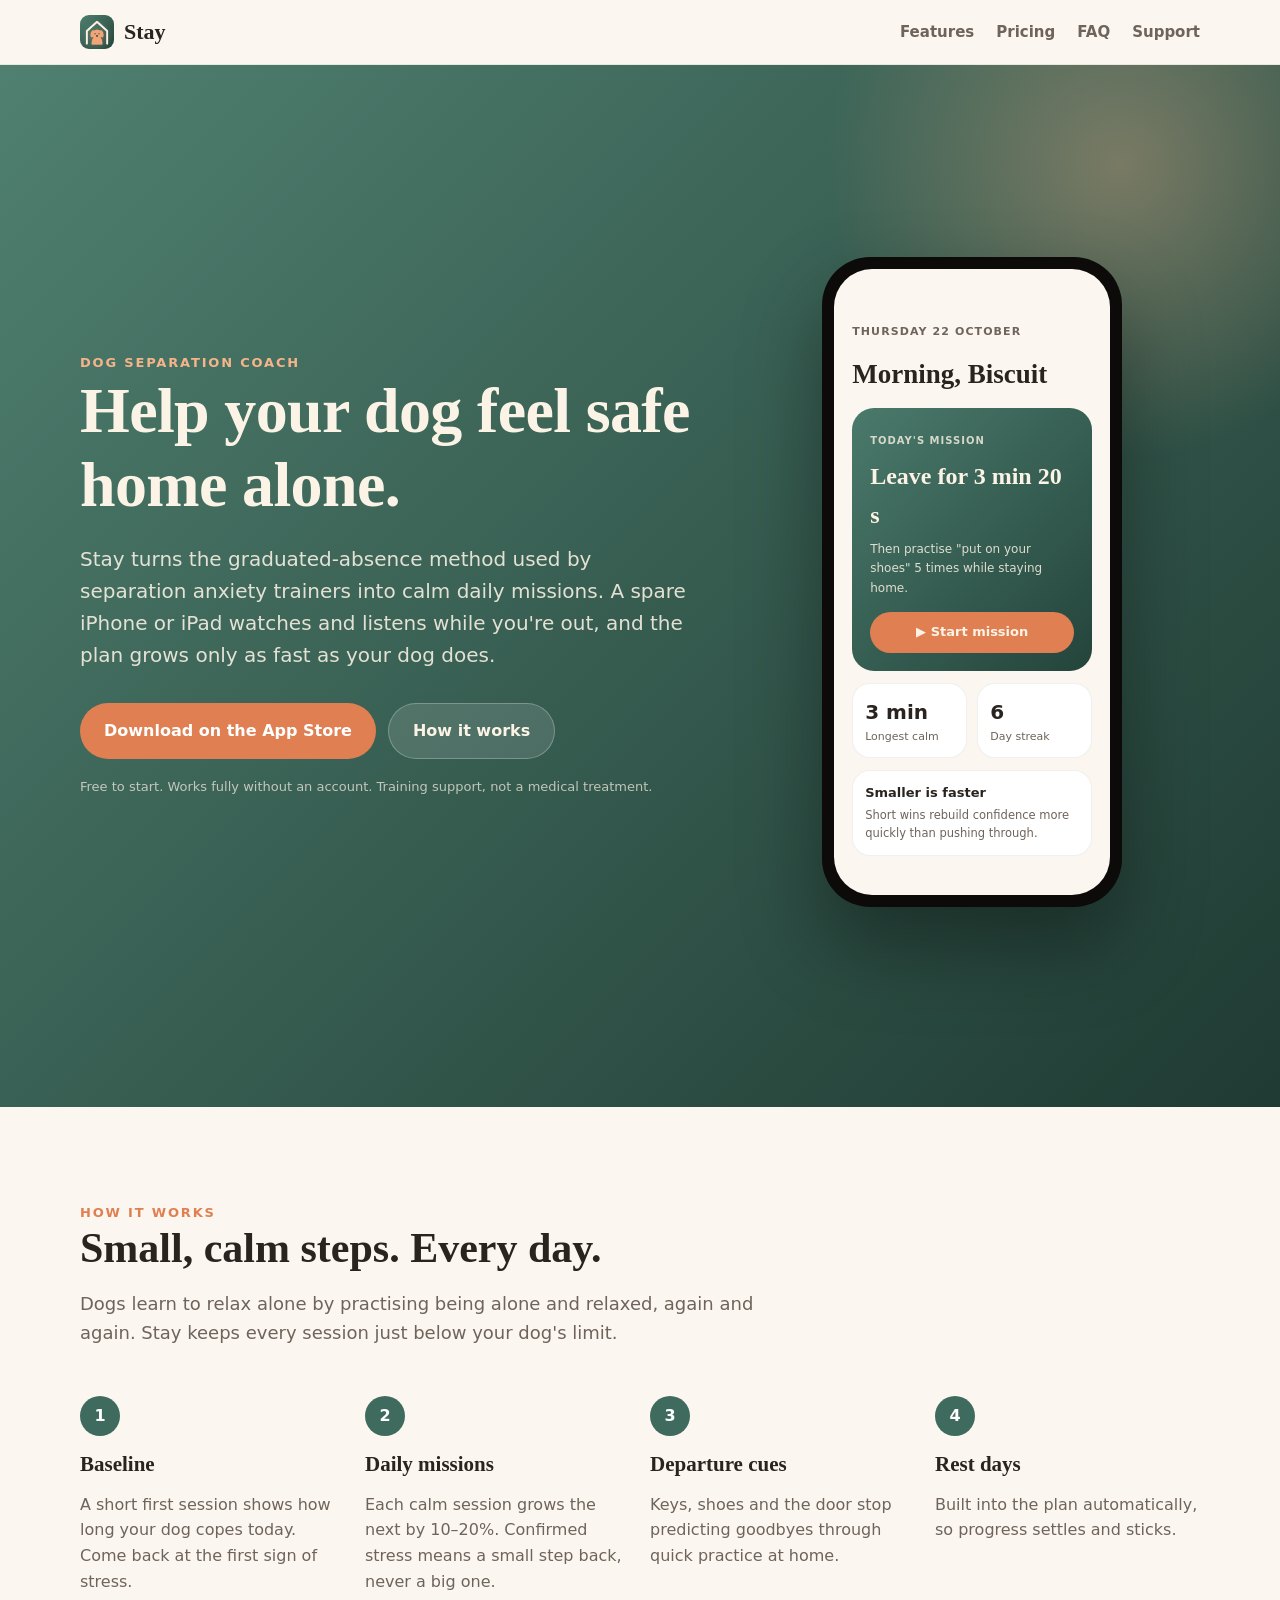
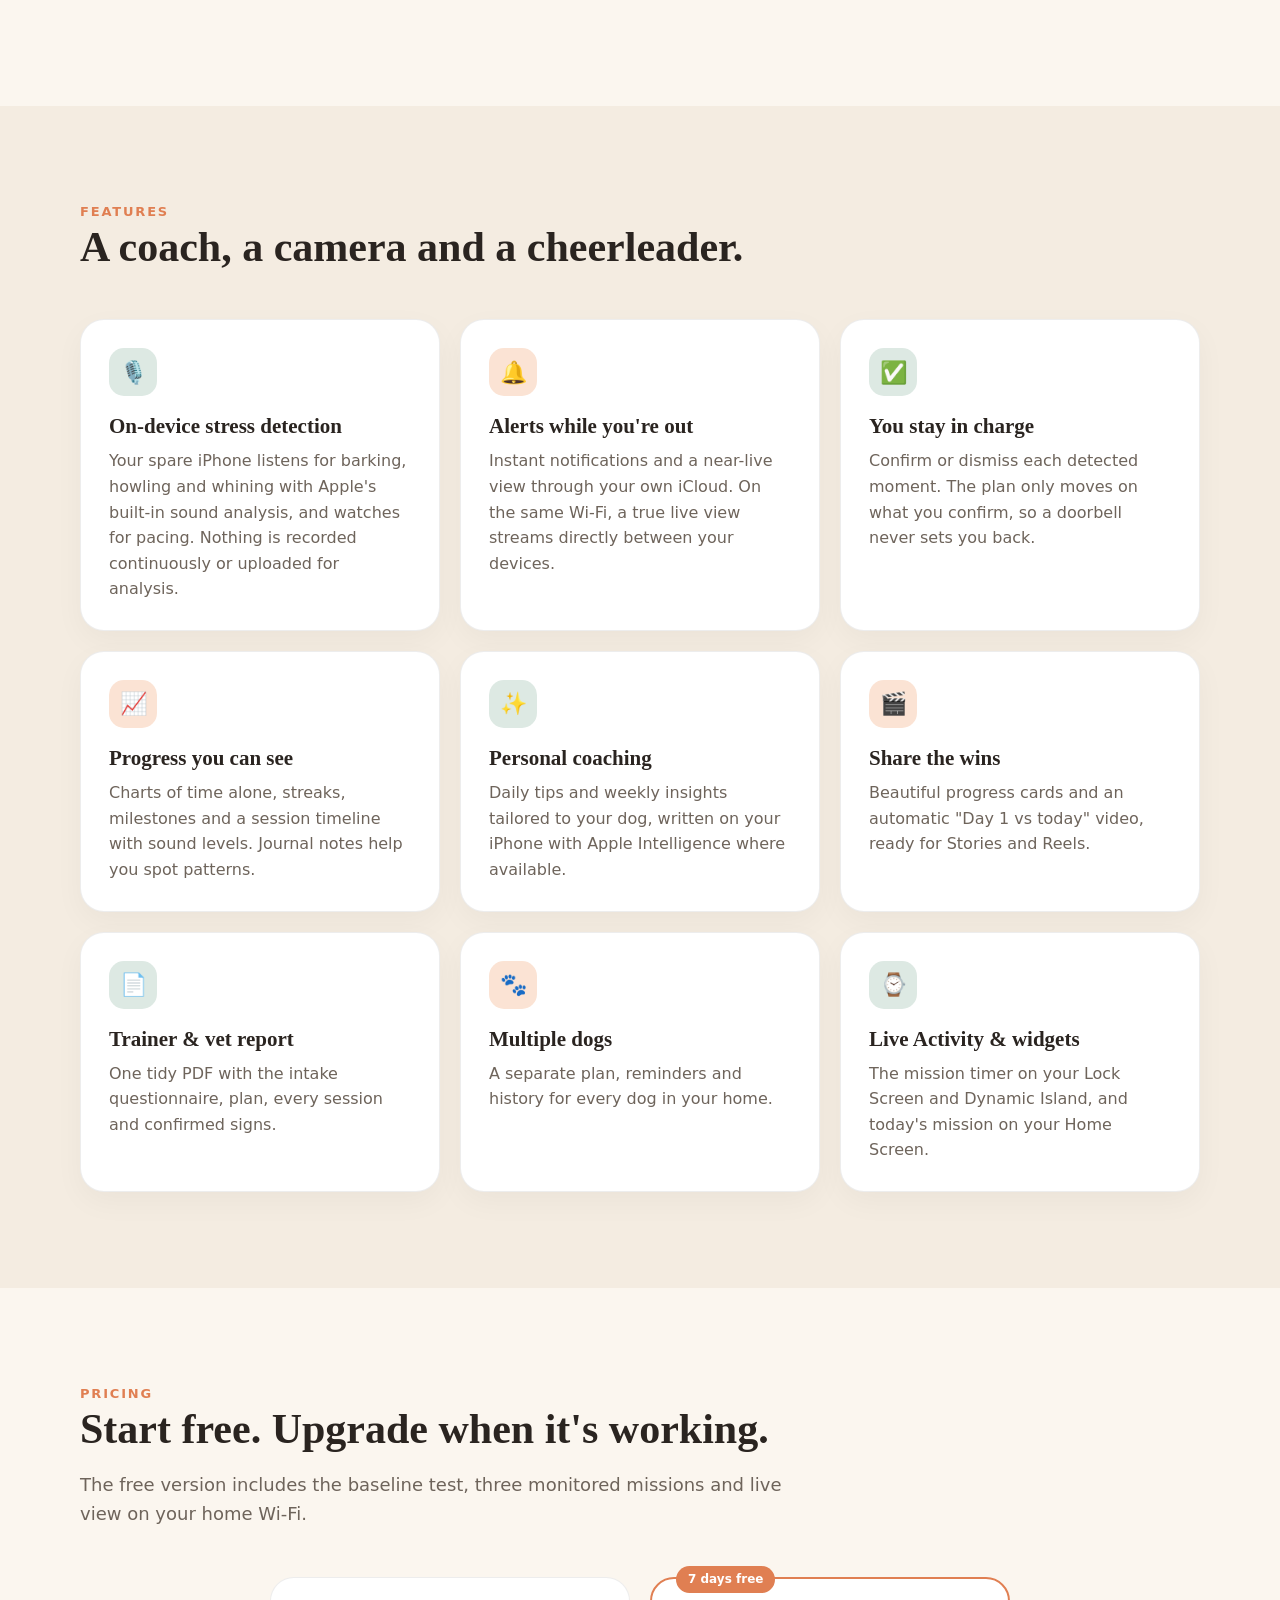
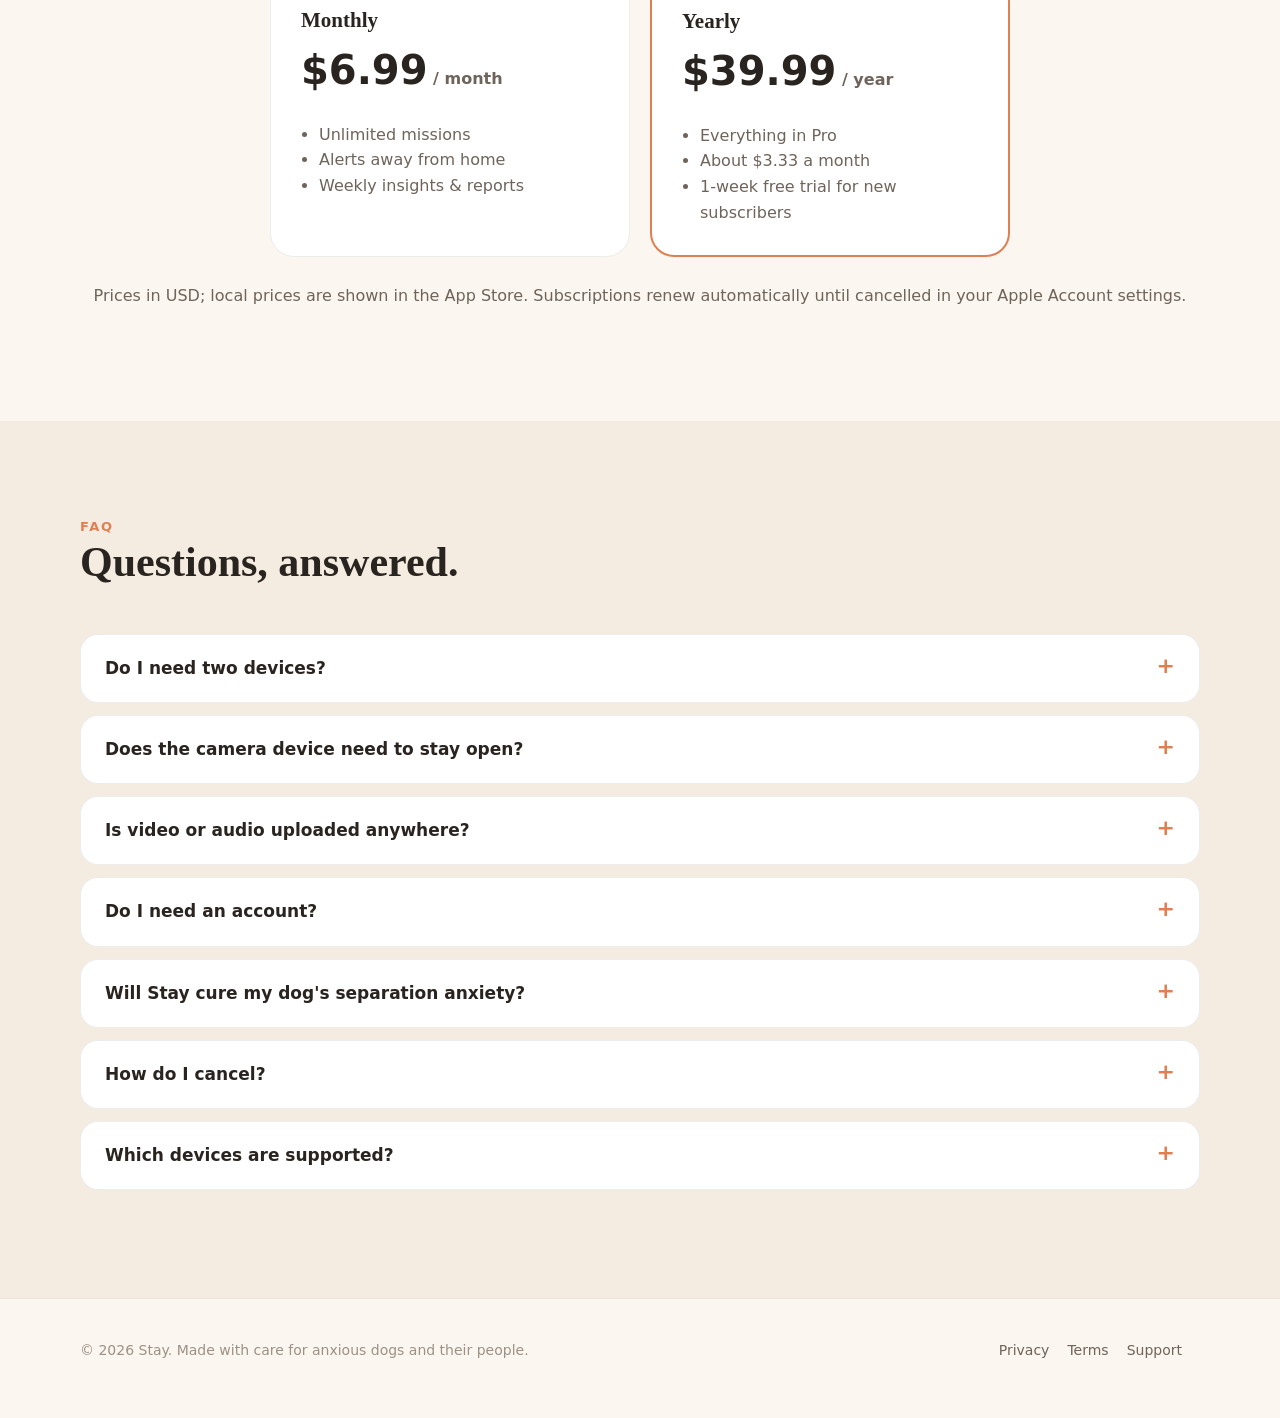
<file: website/index.html>
<!doctype html>
<html lang="en">
<head>
  <meta charset="utf-8">
  <meta name="viewport" content="width=device-width, initial-scale=1">
  <title>Stay – Dog Separation Coach</title>
  <meta name="description" content="Stay is a calm, step-by-step home-alone coach for dogs with separation anxiety. A spare iPhone becomes your dog camera; daily missions grow at your dog's pace.">
  <meta property="og:title" content="Stay – Dog Separation Coach">
  <meta property="og:description" content="Daily missions, on-device stress detection and gentle alerts to help your dog feel safe home alone.">
  <meta property="og:image" content="assets/icon-512.png">
  <link rel="icon" href="assets/favicon-64.png">
  <link rel="apple-touch-icon" href="assets/icon-512.png">
  <link rel="stylesheet" href="assets/style.css">
</head>
<body>
  <header class="nav">
    <div class="wrap">
      <a class="brand" href="index.html"><img src="assets/icon-512.png" alt="">Stay</a>
      <nav>
        <a class="hide-sm" href="#features">Features</a>
        <a class="hide-sm" href="#pricing">Pricing</a>
        <a href="#faq">FAQ</a>
        <a href="support.html">Support</a>
      </nav>
    </div>
  </header>

  <main>
    <section class="hero">
      <div class="wrap">
        <div>
          <div class="eyebrow">Dog Separation Coach</div>
          <h1>Help your dog feel safe home alone.</h1>
          <p class="lead">Stay turns the graduated-absence method used by separation anxiety trainers into calm daily missions. A spare iPhone or iPad watches and listens while you're out, and the plan grows only as fast as your dog does.</p>
          <div class="cta-row">
            <a class="btn btn-primary" href="#pricing">Download on the App Store</a>
            <a class="btn btn-ghost" href="#how">How it works</a>
          </div>
          <p class="fine">Free to start. Works fully without an account. Training support, not a medical treatment.</p>
        </div>
        <div class="phone" aria-hidden="true">
          <div class="screen">
            <div class="date">Thursday 22 October</div>
            <div class="hi">Morning, Biscuit</div>
            <div class="mission">
              <small>Today's mission</small>
              <strong>Leave for 3 min 20 s</strong>
              <p>Then practise "put on your shoes" 5 times while staying home.</p>
              <span>▶ Start mission</span>
            </div>
            <div class="tiles">
              <div class="tile"><b>3 min</b>Longest calm</div>
              <div class="tile"><b>6</b>Day streak</div>
            </div>
            <div class="tip"><b>Smaller is faster</b>Short wins rebuild confidence more quickly than pushing through.</div>
          </div>
        </div>
      </div>
    </section>

    <section id="how">
      <div class="wrap">
        <div class="section-head">
          <div class="eyebrow">How it works</div>
          <h2>Small, calm steps. Every day.</h2>
          <p>Dogs learn to relax alone by practising being alone and relaxed, again and again. Stay keeps every session just below your dog's limit.</p>
        </div>
        <div class="steps">
          <div class="step"><h3>Baseline</h3><p>A short first session shows how long your dog copes today. Come back at the first sign of stress.</p></div>
          <div class="step"><h3>Daily missions</h3><p>Each calm session grows the next by 10–20%. Confirmed stress means a small step back, never a big one.</p></div>
          <div class="step"><h3>Departure cues</h3><p>Keys, shoes and the door stop predicting goodbyes through quick practice at home.</p></div>
          <div class="step"><h3>Rest days</h3><p>Built into the plan automatically, so progress settles and sticks.</p></div>
        </div>
      </div>
    </section>

    <section id="features" class="band">
      <div class="wrap">
        <div class="section-head">
          <div class="eyebrow">Features</div>
          <h2>A coach, a camera and a cheerleader.</h2>
        </div>
        <div class="grid-3">
          <div class="card"><div class="icon">🎙️</div><h3>On-device stress detection</h3><p>Your spare iPhone listens for barking, howling and whining with Apple's built-in sound analysis, and watches for pacing. Nothing is recorded continuously or uploaded for analysis.</p></div>
          <div class="card"><div class="icon warm">🔔</div><h3>Alerts while you're out</h3><p>Instant notifications and a near-live view through your own iCloud. On the same Wi-Fi, a true live view streams directly between your devices.</p></div>
          <div class="card"><div class="icon">✅</div><h3>You stay in charge</h3><p>Confirm or dismiss each detected moment. The plan only moves on what you confirm, so a doorbell never sets you back.</p></div>
          <div class="card"><div class="icon warm">📈</div><h3>Progress you can see</h3><p>Charts of time alone, streaks, milestones and a session timeline with sound levels. Journal notes help you spot patterns.</p></div>
          <div class="card"><div class="icon">✨</div><h3>Personal coaching</h3><p>Daily tips and weekly insights tailored to your dog, written on your iPhone with Apple Intelligence where available.</p></div>
          <div class="card"><div class="icon warm">🎬</div><h3>Share the wins</h3><p>Beautiful progress cards and an automatic "Day 1 vs today" video, ready for Stories and Reels.</p></div>
          <div class="card"><div class="icon">📄</div><h3>Trainer &amp; vet report</h3><p>One tidy PDF with the intake questionnaire, plan, every session and confirmed signs.</p></div>
          <div class="card"><div class="icon warm">🐾</div><h3>Multiple dogs</h3><p>A separate plan, reminders and history for every dog in your home.</p></div>
          <div class="card"><div class="icon">⌚️</div><h3>Live Activity &amp; widgets</h3><p>The mission timer on your Lock Screen and Dynamic Island, and today's mission on your Home Screen.</p></div>
        </div>
      </div>
    </section>

    <section id="pricing">
      <div class="wrap">
        <div class="section-head">
          <div class="eyebrow">Pricing</div>
          <h2>Start free. Upgrade when it's working.</h2>
          <p>The free version includes the baseline test, three monitored missions and live view on your home Wi-Fi.</p>
        </div>
        <div class="plans two">
          <div class="plan"><h3>Monthly</h3><div class="price">$6.99<small> / month</small></div><ul><li>Unlimited missions</li><li>Alerts away from home</li><li>Weekly insights &amp; reports</li></ul></div>
          <div class="plan best"><span class="badge">7 days free</span><h3>Yearly</h3><div class="price">$39.99<small> / year</small></div><ul><li>Everything in Pro</li><li>About $3.33 a month</li><li>1-week free trial for new subscribers</li></ul></div>
        </div>
        <p class="free-note">Prices in USD; local prices are shown in the App Store. Subscriptions renew automatically until cancelled in your Apple Account settings.</p>
      </div>
    </section>

    <section id="faq" class="band">
      <div class="wrap">
        <div class="section-head"><div class="eyebrow">FAQ</div><h2>Questions, answered.</h2></div>
        <details><summary>Do I need two devices?</summary><p>Stay works best with your own phone plus a spare iPhone or iPad left at home as the dog camera. With one device you can still run missions, use the timer and note what you see when you come back.</p></details>
        <details><summary>Does the camera device need to stay open?</summary><p>Yes. iOS only lets apps use the camera while they're on screen. Stay dims the screen, keeps the device awake and suggests Guided Access and keeping it plugged in.</p></details>
        <details><summary>Is video or audio uploaded anywhere?</summary><p>Sound and movement are analysed on the camera device. Stay never records continuously. To give you alerts away from home, small snapshots and event details are stored in your own iCloud (CloudKit) and removed after your phone receives them. We never see them.</p></details>
        <details><summary>Do I need an account?</summary><p>No. Stay works without any sign-up. Remote alerts use the iCloud account already on your devices.</p></details>
        <details><summary>Will Stay cure my dog's separation anxiety?</summary><p>Stay is training support based on graduated-absence methods. It doesn't diagnose or treat any condition. Many dogs improve with patient practice; if your dog is very distressed, has hurt themselves, or isn't improving, please talk to your vet or a certified separation anxiety trainer.</p></details>
        <details><summary>How do I cancel?</summary><p>Open Settings on your iPhone, tap your name, then Subscriptions, and choose Stay. You can also tap "Manage subscription" inside Stay's settings.</p></details>
        <details><summary>Which devices are supported?</summary><p>iPhone and iPad with iOS 17 or later. Apple Intelligence coaching needs a compatible device on iOS 26 or later; everyone else gets the built-in coach.</p></details>
      </div>
    </section>
  </main>

  <footer>
    <div class="wrap">
      <div>© <span id="year">2026</span> Stay. Made with care for anxious dogs and their people.</div>
      <div><a href="privacy.html">Privacy</a><a href="terms.html">Terms</a><a href="support.html">Support</a></div>
    </div>
  </footer>
  <script>document.getElementById("year").textContent = new Date().getFullYear();</script>
</body>
</html>
</file>
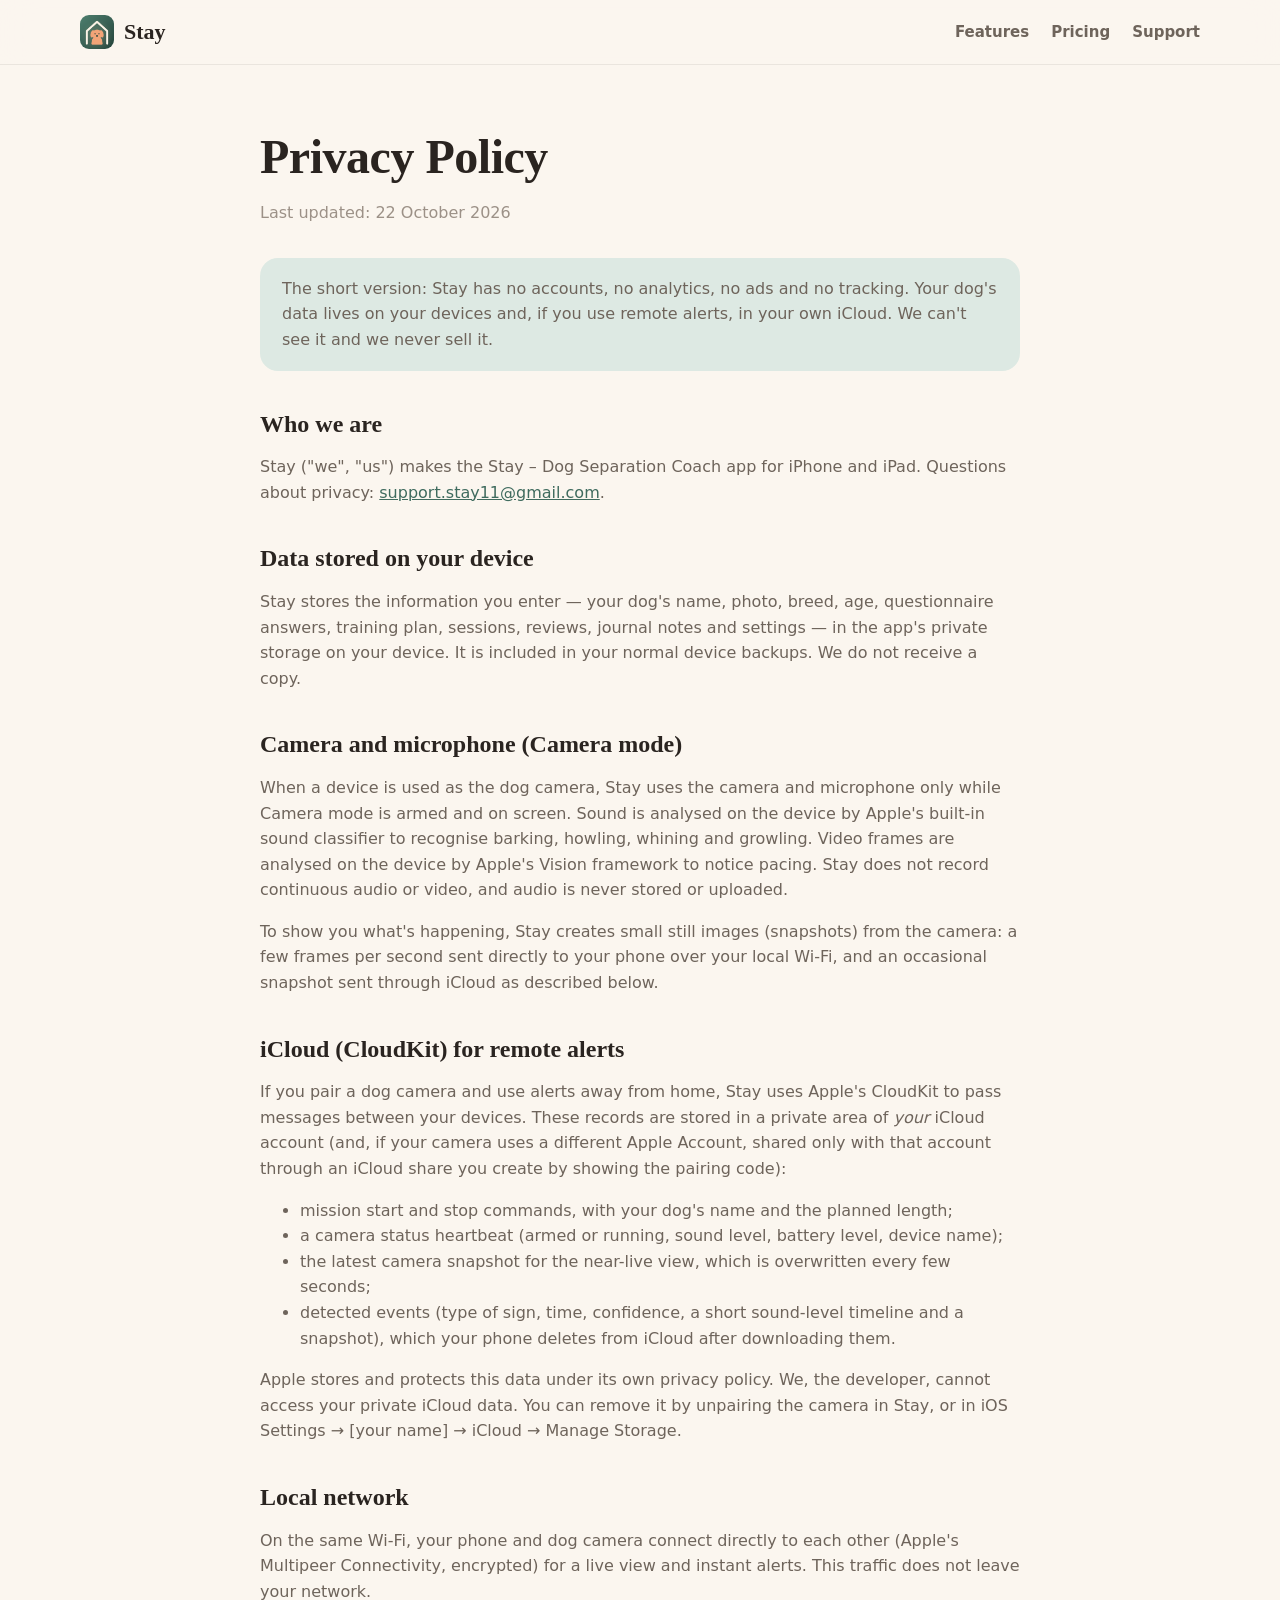
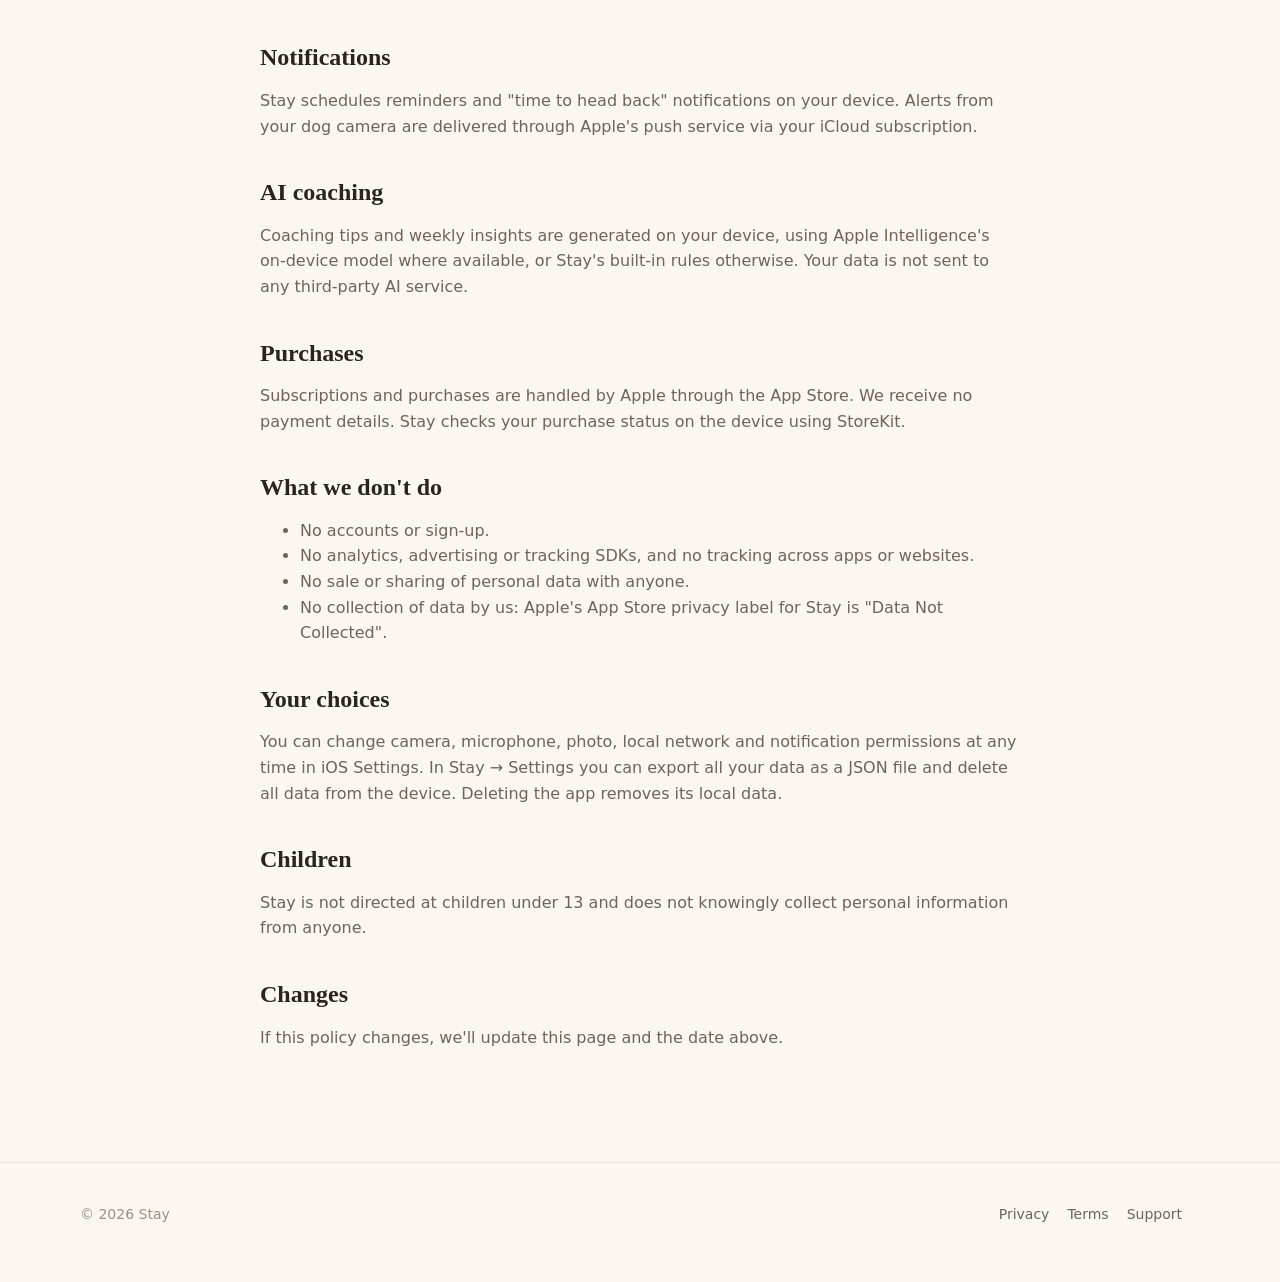
<file: website/privacy.html>
<!doctype html>
<html lang="en">
<head>
  <meta charset="utf-8">
  <meta name="viewport" content="width=device-width, initial-scale=1">
  <title>Privacy Policy · Stay</title>
  <link rel="icon" href="assets/favicon-64.png">
  <link rel="stylesheet" href="assets/style.css">
</head>
<body>
  <header class="nav"><div class="wrap"><a class="brand" href="index.html"><img src="assets/icon-512.png" alt="">Stay</a><nav><a href="index.html#features" class="hide-sm">Features</a><a href="index.html#pricing" class="hide-sm">Pricing</a><a href="support.html">Support</a></nav></div></header>
  <main class="wrap doc">
    <h1>Privacy Policy</h1>
    <p class="updated">Last updated: 22 October 2026</p>
    <p class="callout">The short version: Stay has no accounts, no analytics, no ads and no tracking. Your dog's data lives on your devices and, if you use remote alerts, in your own iCloud. We can't see it and we never sell it.</p>

    <h2>Who we are</h2>
    <p>Stay ("we", "us") makes the Stay – Dog Separation Coach app for iPhone and iPad. Questions about privacy: <a href="mailto:support.stay11@gmail.com">support.stay11@gmail.com</a>.</p>

    <h2>Data stored on your device</h2>
    <p>Stay stores the information you enter — your dog's name, photo, breed, age, questionnaire answers, training plan, sessions, reviews, journal notes and settings — in the app's private storage on your device. It is included in your normal device backups. We do not receive a copy.</p>

    <h2>Camera and microphone (Camera mode)</h2>
    <p>When a device is used as the dog camera, Stay uses the camera and microphone only while Camera mode is armed and on screen. Sound is analysed on the device by Apple's built-in sound classifier to recognise barking, howling, whining and growling. Video frames are analysed on the device by Apple's Vision framework to notice pacing. Stay does not record continuous audio or video, and audio is never stored or uploaded.</p>
    <p>To show you what's happening, Stay creates small still images (snapshots) from the camera: a few frames per second sent directly to your phone over your local Wi-Fi, and an occasional snapshot sent through iCloud as described below.</p>

    <h2>iCloud (CloudKit) for remote alerts</h2>
    <p>If you pair a dog camera and use alerts away from home, Stay uses Apple's CloudKit to pass messages between your devices. These records are stored in a private area of <em>your</em> iCloud account (and, if your camera uses a different Apple Account, shared only with that account through an iCloud share you create by showing the pairing code):</p>
    <ul>
      <li>mission start and stop commands, with your dog's name and the planned length;</li>
      <li>a camera status heartbeat (armed or running, sound level, battery level, device name);</li>
      <li>the latest camera snapshot for the near-live view, which is overwritten every few seconds;</li>
      <li>detected events (type of sign, time, confidence, a short sound-level timeline and a snapshot), which your phone deletes from iCloud after downloading them.</li>
    </ul>
    <p>Apple stores and protects this data under its own privacy policy. We, the developer, cannot access your private iCloud data. You can remove it by unpairing the camera in Stay, or in iOS Settings → [your name] → iCloud → Manage Storage.</p>

    <h2>Local network</h2>
    <p>On the same Wi-Fi, your phone and dog camera connect directly to each other (Apple's Multipeer Connectivity, encrypted) for a live view and instant alerts. This traffic does not leave your network.</p>

    <h2>Notifications</h2>
    <p>Stay schedules reminders and "time to head back" notifications on your device. Alerts from your dog camera are delivered through Apple's push service via your iCloud subscription.</p>

    <h2>AI coaching</h2>
    <p>Coaching tips and weekly insights are generated on your device, using Apple Intelligence's on-device model where available, or Stay's built-in rules otherwise. Your data is not sent to any third-party AI service.</p>

    <h2>Purchases</h2>
    <p>Subscriptions and purchases are handled by Apple through the App Store. We receive no payment details. Stay checks your purchase status on the device using StoreKit.</p>

    <h2>What we don't do</h2>
    <ul>
      <li>No accounts or sign-up.</li>
      <li>No analytics, advertising or tracking SDKs, and no tracking across apps or websites.</li>
      <li>No sale or sharing of personal data with anyone.</li>
      <li>No collection of data by us: Apple's App Store privacy label for Stay is "Data Not Collected".</li>
    </ul>

    <h2>Your choices</h2>
    <p>You can change camera, microphone, photo, local network and notification permissions at any time in iOS Settings. In Stay → Settings you can export all your data as a JSON file and delete all data from the device. Deleting the app removes its local data.</p>

    <h2>Children</h2>
    <p>Stay is not directed at children under 13 and does not knowingly collect personal information from anyone.</p>

    <h2>Changes</h2>
    <p>If this policy changes, we'll update this page and the date above.</p>
  </main>
  <footer><div class="wrap"><div>© 2026 Stay</div><div><a href="privacy.html">Privacy</a><a href="terms.html">Terms</a><a href="support.html">Support</a></div></div></footer>
</body>
</html>
</file>
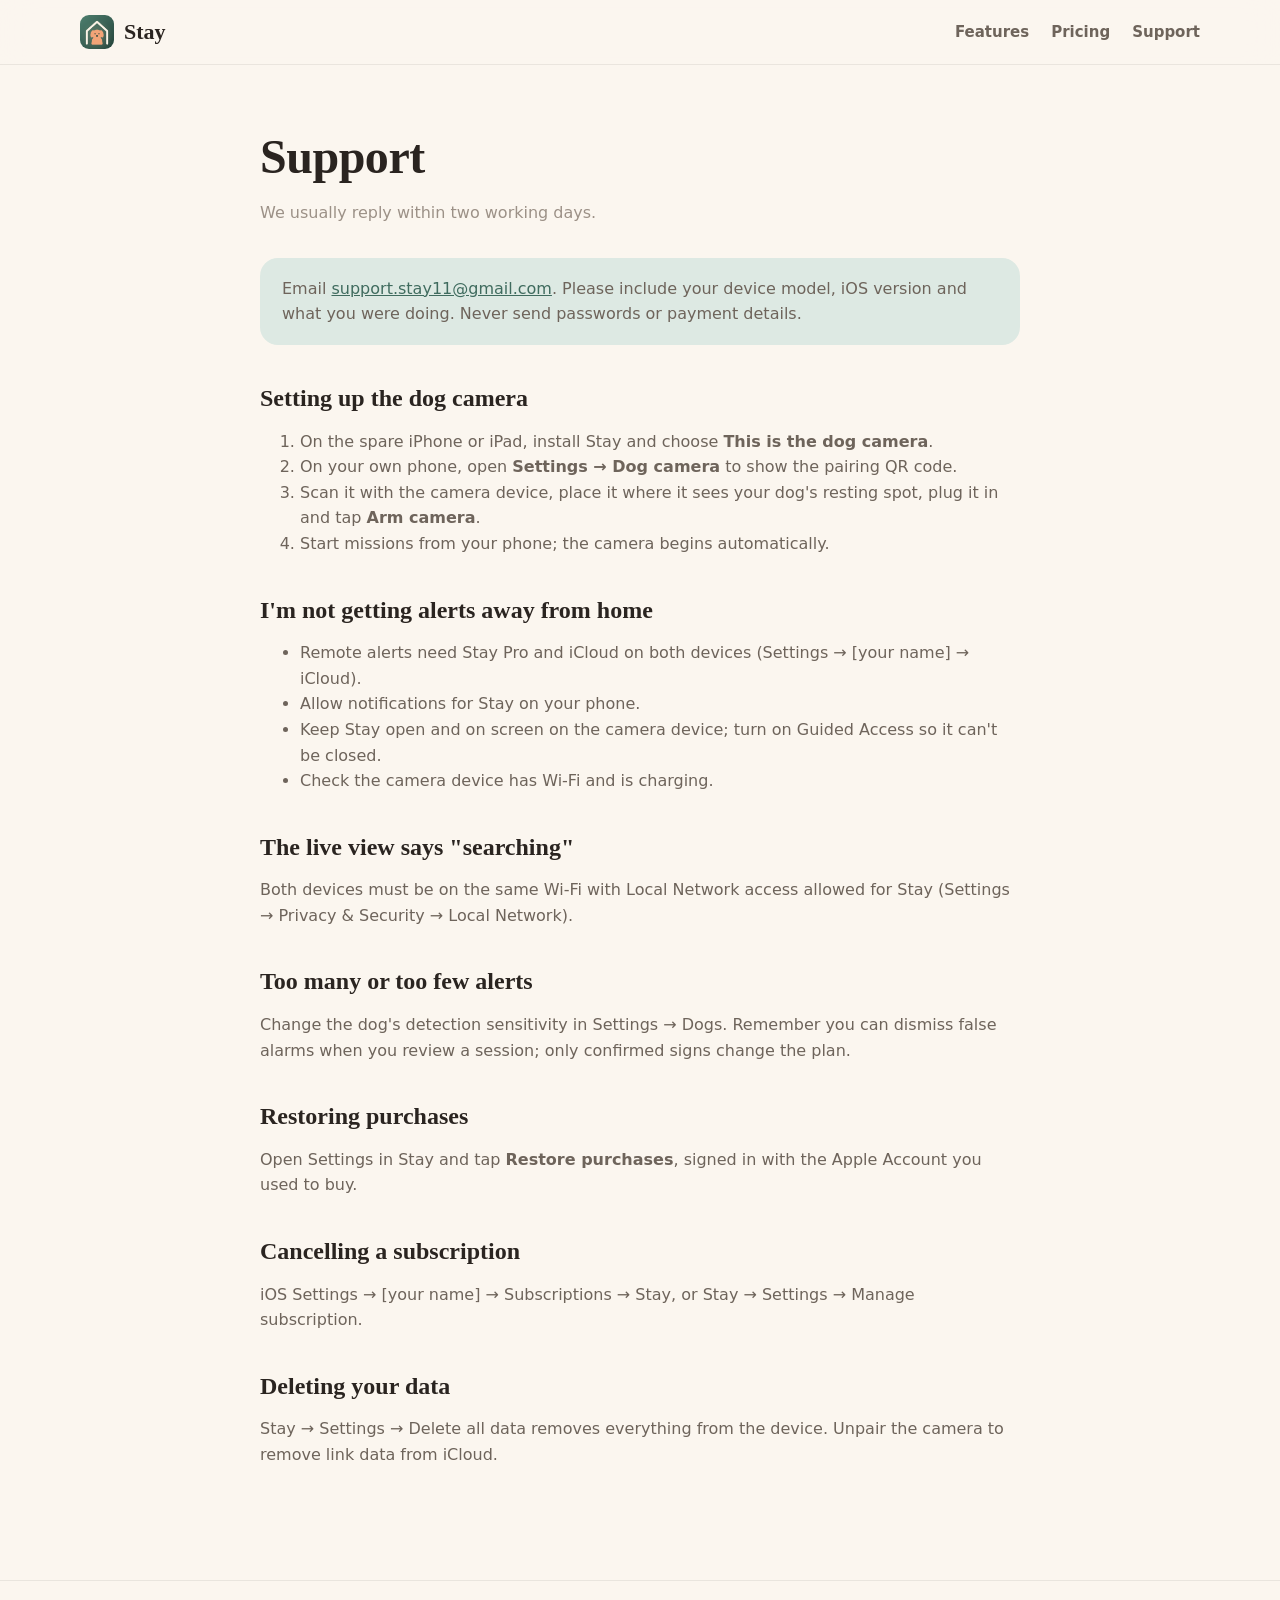
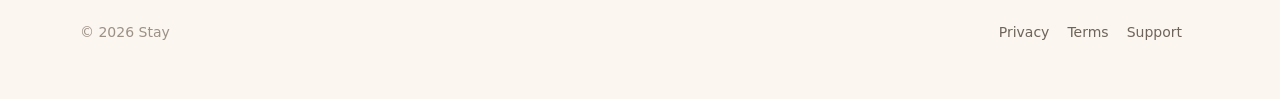
<file: website/support.html>
<!doctype html>
<html lang="en">
<head>
  <meta charset="utf-8">
  <meta name="viewport" content="width=device-width, initial-scale=1">
  <title>Support · Stay</title>
  <link rel="icon" href="assets/favicon-64.png">
  <link rel="stylesheet" href="assets/style.css">
</head>
<body>
  <header class="nav"><div class="wrap"><a class="brand" href="index.html"><img src="assets/icon-512.png" alt="">Stay</a><nav><a href="index.html#features" class="hide-sm">Features</a><a href="index.html#pricing" class="hide-sm">Pricing</a><a href="support.html">Support</a></nav></div></header>
  <main class="wrap doc">
    <h1>Support</h1>
    <p class="updated">We usually reply within two working days.</p>
    <p class="callout">Email <a href="mailto:support.stay11@gmail.com">support.stay11@gmail.com</a>. Please include your device model, iOS version and what you were doing. Never send passwords or payment details.</p>

    <h2>Setting up the dog camera</h2>
    <ol>
      <li>On the spare iPhone or iPad, install Stay and choose <strong>This is the dog camera</strong>.</li>
      <li>On your own phone, open <strong>Settings → Dog camera</strong> to show the pairing QR code.</li>
      <li>Scan it with the camera device, place it where it sees your dog's resting spot, plug it in and tap <strong>Arm camera</strong>.</li>
      <li>Start missions from your phone; the camera begins automatically.</li>
    </ol>

    <h2>I'm not getting alerts away from home</h2>
    <ul>
      <li>Remote alerts need Stay Pro and iCloud on both devices (Settings → [your name] → iCloud).</li>
      <li>Allow notifications for Stay on your phone.</li>
      <li>Keep Stay open and on screen on the camera device; turn on Guided Access so it can't be closed.</li>
      <li>Check the camera device has Wi-Fi and is charging.</li>
    </ul>

    <h2>The live view says "searching"</h2>
    <p>Both devices must be on the same Wi-Fi with Local Network access allowed for Stay (Settings → Privacy &amp; Security → Local Network).</p>

    <h2>Too many or too few alerts</h2>
    <p>Change the dog's detection sensitivity in Settings → Dogs. Remember you can dismiss false alarms when you review a session; only confirmed signs change the plan.</p>

    <h2>Restoring purchases</h2>
    <p>Open Settings in Stay and tap <strong>Restore purchases</strong>, signed in with the Apple Account you used to buy.</p>

    <h2>Cancelling a subscription</h2>
    <p>iOS Settings → [your name] → Subscriptions → Stay, or Stay → Settings → Manage subscription.</p>

    <h2>Deleting your data</h2>
    <p>Stay → Settings → Delete all data removes everything from the device. Unpair the camera to remove link data from iCloud.</p>
  </main>
  <footer><div class="wrap"><div>© 2026 Stay</div><div><a href="privacy.html">Privacy</a><a href="terms.html">Terms</a><a href="support.html">Support</a></div></div></footer>
</body>
</html>
</file>
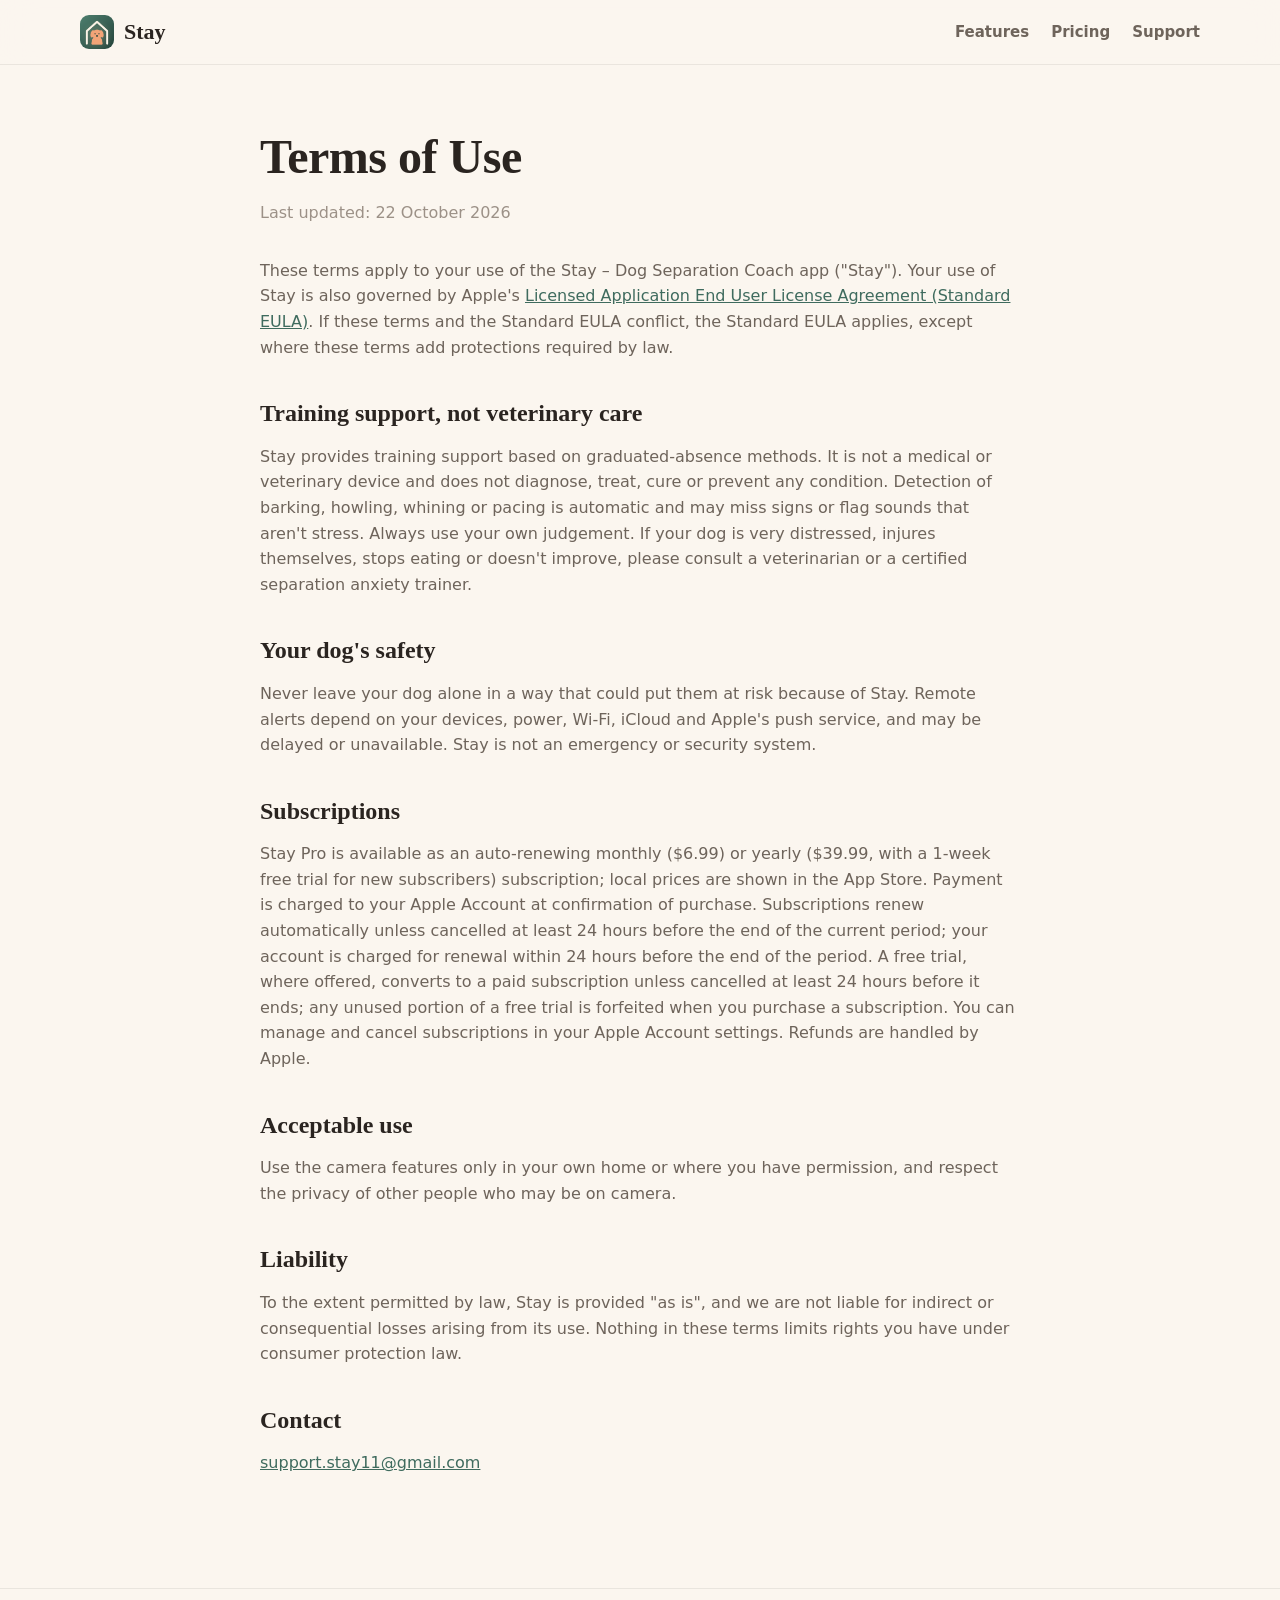
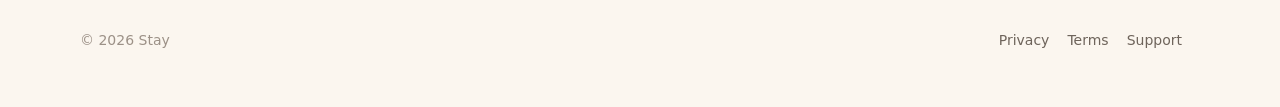
<file: website/terms.html>
<!doctype html>
<html lang="en">
<head>
  <meta charset="utf-8">
  <meta name="viewport" content="width=device-width, initial-scale=1">
  <title>Terms of Use · Stay</title>
  <link rel="icon" href="assets/favicon-64.png">
  <link rel="stylesheet" href="assets/style.css">
</head>
<body>
  <header class="nav"><div class="wrap"><a class="brand" href="index.html"><img src="assets/icon-512.png" alt="">Stay</a><nav><a href="index.html#features" class="hide-sm">Features</a><a href="index.html#pricing" class="hide-sm">Pricing</a><a href="support.html">Support</a></nav></div></header>
  <main class="wrap doc">
    <h1>Terms of Use</h1>
    <p class="updated">Last updated: 22 October 2026</p>
    <p>These terms apply to your use of the Stay – Dog Separation Coach app ("Stay"). Your use of Stay is also governed by Apple's <a href="https://www.apple.com/legal/internet-services/itunes/dev/stdeula/">Licensed Application End User License Agreement (Standard EULA)</a>. If these terms and the Standard EULA conflict, the Standard EULA applies, except where these terms add protections required by law.</p>

    <h2>Training support, not veterinary care</h2>
    <p>Stay provides training support based on graduated-absence methods. It is not a medical or veterinary device and does not diagnose, treat, cure or prevent any condition. Detection of barking, howling, whining or pacing is automatic and may miss signs or flag sounds that aren't stress. Always use your own judgement. If your dog is very distressed, injures themselves, stops eating or doesn't improve, please consult a veterinarian or a certified separation anxiety trainer.</p>

    <h2>Your dog's safety</h2>
    <p>Never leave your dog alone in a way that could put them at risk because of Stay. Remote alerts depend on your devices, power, Wi-Fi, iCloud and Apple's push service, and may be delayed or unavailable. Stay is not an emergency or security system.</p>

    <h2>Subscriptions</h2>
    <p>Stay Pro is available as an auto-renewing monthly ($6.99) or yearly ($39.99, with a 1-week free trial for new subscribers) subscription; local prices are shown in the App Store. Payment is charged to your Apple Account at confirmation of purchase. Subscriptions renew automatically unless cancelled at least 24 hours before the end of the current period; your account is charged for renewal within 24 hours before the end of the period. A free trial, where offered, converts to a paid subscription unless cancelled at least 24 hours before it ends; any unused portion of a free trial is forfeited when you purchase a subscription. You can manage and cancel subscriptions in your Apple Account settings. Refunds are handled by Apple.</p>

    <h2>Acceptable use</h2>
    <p>Use the camera features only in your own home or where you have permission, and respect the privacy of other people who may be on camera.</p>

    <h2>Liability</h2>
    <p>To the extent permitted by law, Stay is provided "as is", and we are not liable for indirect or consequential losses arising from its use. Nothing in these terms limits rights you have under consumer protection law.</p>

    <h2>Contact</h2>
    <p><a href="mailto:support.stay11@gmail.com">support.stay11@gmail.com</a></p>
  </main>
  <footer><div class="wrap"><div>© 2026 Stay</div><div><a href="privacy.html">Privacy</a><a href="terms.html">Terms</a><a href="support.html">Support</a></div></div></footer>
</body>
</html>
</file>
<file: website/assets/style.css>
:root {
  --ink: #2a2420;
  --ink-2: #6e645b;
  --ink-3: #9c9187;
  --canvas: #fbf6ef;
  --surface: #ffffff;
  --raised: #f4ece1;
  --sage: #3f6b5e;
  --sage-deep: #24443b;
  --sage-soft: #dde9e3;
  --apricot: #e07f52;
  --apricot-soft: #fbe3d4;
  --cream: #fbf3e6;
  --line: rgba(0, 0, 0, 0.07);
  --radius: 24px;
  --serif: "New York", "Iowan Old Style", "Palatino Linotype", Georgia, serif;
  --sans: ui-rounded, "SF Pro Rounded", -apple-system, BlinkMacSystemFont, "Segoe UI", system-ui, sans-serif;
}

@media (prefers-color-scheme: dark) {
  :root {
    --ink: #f4ede4;
    --ink-2: #b9aea2;
    --ink-3: #857b71;
    --canvas: #14120f;
    --surface: #211d19;
    --raised: #2b2621;
    --sage: #86b9a8;
    --sage-soft: #23352f;
    --apricot: #f2a477;
    --apricot-soft: #3b2a20;
    --line: rgba(255, 255, 255, 0.1);
  }
}

* { box-sizing: border-box; }
html { scroll-behavior: smooth; }
body {
  margin: 0;
  font-family: var(--sans);
  color: var(--ink);
  background: var(--canvas);
  line-height: 1.6;
  -webkit-font-smoothing: antialiased;
}
img { max-width: 100%; display: block; }
a { color: var(--sage); }
.wrap { width: min(1120px, 100% - 40px); margin: 0 auto; }

/* Nav */
.nav { position: sticky; top: 0; z-index: 10; backdrop-filter: saturate(1.4) blur(16px); background: color-mix(in srgb, var(--canvas) 82%, transparent); border-bottom: 1px solid var(--line); }
.nav .wrap { display: flex; align-items: center; justify-content: space-between; height: 64px; }
.brand { display: flex; align-items: center; gap: 10px; text-decoration: none; color: var(--ink); font-family: var(--serif); font-size: 22px; font-weight: 600; }
.brand img { width: 34px; height: 34px; border-radius: 9px; }
.nav nav { display: flex; gap: 22px; }
.nav nav a { color: var(--ink-2); text-decoration: none; font-weight: 600; font-size: 15px; }
.nav nav a:hover { color: var(--ink); }
@media (max-width: 640px) { .nav nav a.hide-sm { display: none; } }

/* Buttons */
.btn { display: inline-flex; align-items: center; gap: 8px; padding: 14px 24px; border-radius: 999px; font-weight: 700; text-decoration: none; transition: transform .15s ease; }
.btn:hover { transform: translateY(-1px); }
.btn-primary { background: var(--apricot); color: #fff; }
.btn-ghost { background: rgba(255,255,255,.12); color: var(--cream); border: 1px solid rgba(255,255,255,.25); }

/* Hero */
.hero { background: linear-gradient(135deg, #4f8070, #1f3a32); color: var(--cream); position: relative; overflow: hidden; }
.hero::after { content: ""; position: absolute; width: 640px; height: 640px; right: -160px; top: -220px; background: radial-gradient(circle, rgba(246,180,138,.35), transparent 65%); }
.hero .wrap { display: grid; grid-template-columns: 1.15fr .85fr; gap: 48px; align-items: center; padding: 96px 0 104px; position: relative; z-index: 1; }
.eyebrow { text-transform: uppercase; letter-spacing: .14em; font-size: 13px; font-weight: 800; color: var(--apricot); }
.hero .eyebrow { color: #f6b48a; }
h1, h2, h3 { font-family: var(--serif); font-weight: 600; line-height: 1.15; margin: 0; }
h1 { font-size: clamp(40px, 6vw, 64px); letter-spacing: -.01em; }
h2 { font-size: clamp(30px, 4vw, 42px); }
h3 { font-size: 21px; }
.lead { font-size: 20px; opacity: .88; max-width: 34em; margin: 22px 0 32px; }
.cta-row { display: flex; gap: 12px; flex-wrap: wrap; }
.fine { font-size: 13px; opacity: .7; margin-top: 18px; }

/* Phone mock */
.phone { width: 300px; margin: 0 auto; aspect-ratio: 9 / 19.5; border-radius: 48px; background: #0c0b0a; padding: 12px; box-shadow: 0 40px 80px rgba(0,0,0,.35); }
.screen { height: 100%; border-radius: 38px; background: #fbf6ef; color: #2a2420; padding: 54px 18px 18px; display: flex; flex-direction: column; gap: 12px; overflow: hidden; }
.screen .date { font-size: 11px; font-weight: 800; letter-spacing: .1em; text-transform: uppercase; color: #6e645b; }
.screen .hi { font-family: var(--serif); font-size: 27px; font-weight: 600; }
.mission { background: linear-gradient(135deg, #4a7a6b, #24443b); color: var(--cream); border-radius: 22px; padding: 18px; }
.mission small { font-size: 10px; font-weight: 800; letter-spacing: .1em; text-transform: uppercase; opacity: .8; }
.mission strong { display: block; font-family: var(--serif); font-size: 24px; margin: 6px 0; }
.mission p { margin: 0 0 14px; font-size: 12px; opacity: .85; }
.mission span { display: block; text-align: center; background: #e07f52; border-radius: 999px; padding: 10px; font-weight: 800; font-size: 13px; }
.tiles { display: grid; grid-template-columns: 1fr 1fr; gap: 10px; }
.tile { background: #fff; border-radius: 18px; padding: 12px; font-size: 11px; color: #6e645b; border: 1px solid rgba(0,0,0,.06); }
.tile b { display: block; font-size: 20px; color: #2a2420; }
.tip { background: #fff; border-radius: 18px; padding: 12px; font-size: 11.5px; color: #6e645b; border: 1px solid rgba(0,0,0,.06); }
.tip b { color: #2a2420; display: block; font-size: 13px; margin-bottom: 2px; }

/* Sections */
section { padding: 96px 0; }
.section-head { max-width: 720px; margin-bottom: 48px; }
.section-head p { color: var(--ink-2); font-size: 18px; }
.grid-3 { display: grid; grid-template-columns: repeat(3, 1fr); gap: 20px; }
.card { background: var(--surface); border: 1px solid var(--line); border-radius: var(--radius); padding: 28px; box-shadow: 0 10px 30px rgba(0,0,0,.04); }
.card p { color: var(--ink-2); margin: 10px 0 0; }
.icon { width: 48px; height: 48px; border-radius: 15px; background: var(--sage-soft); color: var(--sage); display: grid; place-items: center; font-size: 22px; margin-bottom: 18px; }
.icon.warm { background: var(--apricot-soft); color: var(--apricot); }

.steps { counter-reset: step; display: grid; grid-template-columns: repeat(4, 1fr); gap: 20px; }
.step { position: relative; padding-top: 56px; }
.step::before { counter-increment: step; content: counter(step); position: absolute; top: 0; left: 0; width: 40px; height: 40px; border-radius: 50%; background: var(--sage); color: #fff; display: grid; place-items: center; font-weight: 800; }
.step p { color: var(--ink-2); }

.band { background: var(--raised); }

/* Pricing */
.plans { display: grid; grid-template-columns: repeat(3, 1fr); gap: 20px; }
.plans.two { grid-template-columns: repeat(2, minmax(0, 360px)); justify-content: center; }
.plan { background: var(--surface); border: 1px solid var(--line); border-radius: var(--radius); padding: 30px; display: flex; flex-direction: column; gap: 6px; }
.plan.best { border: 2px solid var(--apricot); position: relative; }
.plan .badge { position: absolute; top: -13px; left: 24px; background: var(--apricot); color: #fff; font-size: 12px; font-weight: 800; padding: 4px 12px; border-radius: 999px; }
.price { font-size: 40px; font-weight: 800; }
.price small { font-size: 16px; color: var(--ink-2); font-weight: 600; }
.plan ul { padding-left: 18px; color: var(--ink-2); margin: 14px 0 0; }
.free-note { margin-top: 26px; color: var(--ink-2); text-align: center; }

/* FAQ */
details { background: var(--surface); border: 1px solid var(--line); border-radius: 18px; padding: 20px 24px; margin-bottom: 12px; }
summary { cursor: pointer; font-weight: 700; font-size: 17px; list-style: none; display: flex; justify-content: space-between; gap: 16px; }
summary::after { content: "+"; color: var(--apricot); font-size: 22px; line-height: 1; }
details[open] summary::after { content: "–"; }
details p { color: var(--ink-2); margin: 12px 0 0; }

/* Legal pages */
.doc { max-width: 760px; padding: 64px 0 96px; }
.doc h1 { font-size: clamp(34px, 5vw, 48px); margin-bottom: 8px; }
.doc h2 { font-size: 24px; margin: 40px 0 10px; }
.doc p, .doc li { color: var(--ink-2); }
.doc .updated { color: var(--ink-3); margin-bottom: 32px; }
.callout { background: var(--sage-soft); border-radius: 18px; padding: 18px 22px; color: var(--ink); }

/* Footer */
footer { border-top: 1px solid var(--line); padding: 40px 0 56px; color: var(--ink-3); font-size: 14px; }
footer .wrap { display: flex; justify-content: space-between; gap: 24px; flex-wrap: wrap; }
footer a { color: var(--ink-2); text-decoration: none; margin-right: 18px; }

@media (max-width: 900px) {
  .hero .wrap { grid-template-columns: 1fr; padding: 64px 0 72px; }
  .grid-3, .plans { grid-template-columns: 1fr; }
  .steps { grid-template-columns: 1fr 1fr; }
  section { padding: 64px 0; }
}
@media (max-width: 520px) { .steps { grid-template-columns: 1fr; } .phone { width: 260px; } }
@media (prefers-reduced-motion: reduce) { html { scroll-behavior: auto; } .btn { transition: none; } }
</file>
